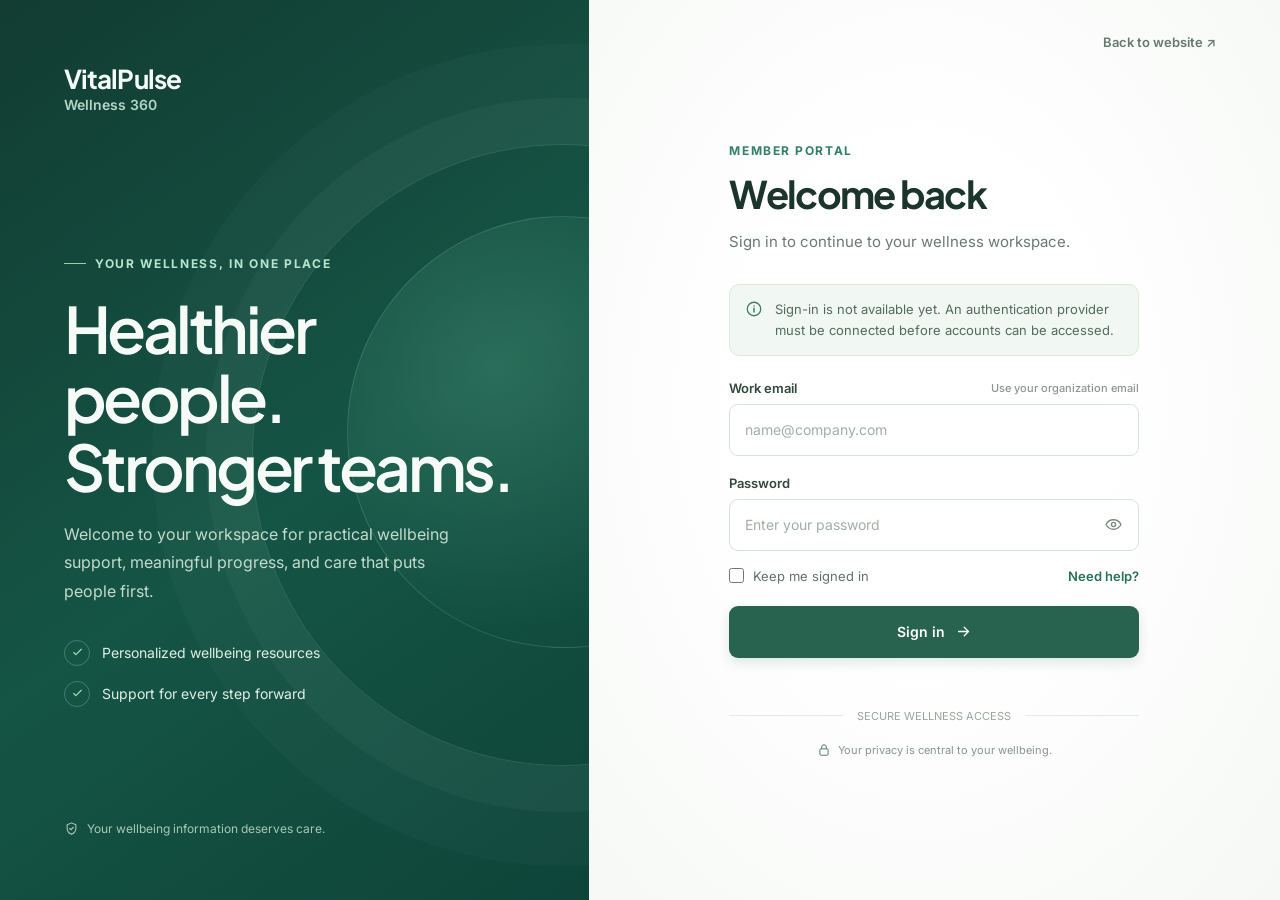
<file: login.html>
<!DOCTYPE html>
<html lang="en">
<head>
  <meta charset="utf-8"/>
  <meta name="viewport" content="width=device-width, initial-scale=1"/>
  <meta name="theme-color" content="#f5f8f5"/>
  <title>Sign in | VitalPulse Wellness</title>
  <link rel="preconnect" href="https://fonts.googleapis.com"/>
  <link rel="preconnect" href="https://fonts.gstatic.com" crossorigin/>
  <link href="https://fonts.googleapis.com/css2?family=Inter:wght@400;500;600;700&amp;family=Plus+Jakarta+Sans:wght@600;700&amp;display=swap" rel="stylesheet"/>
  <link rel="stylesheet" href="assets/site-global.css"/>
  <link rel="icon" type="image/svg+xml" href="assets/vitalpulse-favicon.svg"/>
  <style>
    :root{color-scheme:light}
    *{box-sizing:border-box}
    body.login-page{min-height:100vh;margin:0;background:#f5f8f5;color:#203a32}
    .login-layout{min-height:100vh;display:grid;grid-template-columns:minmax(420px,.92fr) 1.08fr}
    .brand-panel{position:relative;isolation:isolate;display:flex;min-height:100vh;flex-direction:column;justify-content:space-between;overflow:hidden;padding:clamp(32px,5vw,76px);background:linear-gradient(145deg,#123c32 0%,#155545 54%,#0e4439 100%);color:#f5fbf7}
    .brand-panel:before,.brand-panel:after{position:absolute;z-index:-1;content:"";border:1px solid rgba(213,245,229,.14);border-radius:50%;pointer-events:none}
    .brand-panel:before{width:620px;height:620px;right:-285px;top:16%;box-shadow:0 0 0 46px rgba(213,245,229,.035),0 0 0 100px rgba(213,245,229,.025)}
    .brand-panel:after{width:430px;height:430px;right:-190px;top:24%;background:radial-gradient(circle at 35% 35%,rgba(142,224,188,.18),rgba(142,224,188,0) 68%)}
    .brand-logo{display:inline-flex;align-items:center;gap:12px;width:max-content;color:inherit;text-decoration:none}
    .brand-name{display:block;font:700 26px/1.15 "Plus Jakarta Sans",sans-serif;letter-spacing:-.035em}
    .brand-caption{display:block;margin-top:2px;color:#b4d6c6;font:600 14px/1.3 "Inter",sans-serif;letter-spacing:0}
    .brand-copy{position:relative;max-width:520px;margin:70px 0 50px}
    .brand-eyebrow{display:inline-flex;align-items:center;gap:9px;color:#b8e5cf;font-size:12px;font-weight:700;letter-spacing:.14em;text-transform:uppercase}
    .brand-eyebrow:before{width:22px;height:1px;background:#8dd5b0;content:""}
    .brand-copy h1{max-width:500px;margin:23px 0 18px;color:#f7fbf8;font:600 clamp(38px,5vw,64px)/1.08 "Plus Jakarta Sans",sans-serif;letter-spacing:-.055em}
    .brand-copy p{max-width:410px;margin:0;color:#c3dbcd;font-size:16px;line-height:1.8}
    .brand-points{display:grid;gap:15px;margin:34px 0 0;padding:0;list-style:none}
    .brand-points li{display:flex;align-items:center;gap:12px;color:#e1efe6;font-size:14px}
    .point-icon{display:grid;width:26px;height:26px;flex:none;place-items:center;border:1px solid rgba(182,230,202,.28);border-radius:50%;color:#a7e1bd}
    .point-icon svg{width:13px;height:13px}
    .brand-foot{display:flex;align-items:center;gap:8px;color:#a7c8b5;font-size:12px}
    .brand-foot svg{width:15px;height:15px}
    .form-panel{display:flex;min-height:100vh;flex-direction:column;align-items:center;justify-content:center;padding:28px clamp(24px,7vw,110px);background:radial-gradient(ellipse at 48% 45%,#fff 0%,#fff 35%,#f5f8f5 100%)}
    .form-topbar{position:absolute;top:34px;right:clamp(24px,5vw,72px);display:flex;align-items:center;gap:20px}
    .top-link{color:#677a70;font-size:13px;font-weight:600;text-decoration:none;transition:color .18s ease}
    .top-link:hover{color:#1d5141}
    .form-wrap{width:min(100%,410px);padding:26px 0}
    .form-overline{margin:0 0 13px;color:#32806a;font-size:12px;font-weight:700;letter-spacing:.13em;text-transform:uppercase}
    .form-wrap h2{margin:0;color:#1b352d;font:700 clamp(30px,4vw,38px)/1.2 "Plus Jakarta Sans",sans-serif;letter-spacing:-.045em}
    .form-subtitle{margin:12px 0 30px;color:#687a71;font-size:15px;line-height:1.7}
    .setup-note{display:flex;align-items:flex-start;gap:12px;margin:0 0 24px;padding:14px 15px;border:1px solid #dce9df;border-radius:10px;background:#f1f7f2;color:#536b5d;font-size:13px;line-height:1.6}
    .setup-note svg{width:18px;height:18px;flex:none;margin-top:1px;color:#3d8064}
    .login-fields{display:grid;gap:19px}
    .field-label{display:flex;align-items:center;justify-content:space-between;margin-bottom:8px;color:#31483d;font-size:13px;font-weight:600}
    .field-hint{color:#89978f;font-size:11px;font-weight:500}
    .input-wrap{position:relative}
    .field-input{display:block;width:100%;height:52px;padding:0 15px;border:1px solid #d8e2da;border-radius:9px;background:#fff;color:#233d33;font:400 14px "Inter",sans-serif;transition:border-color .18s ease,box-shadow .18s ease}
    .field-input::placeholder{color:#a2aea6}
    .field-input:hover{border-color:#aabdb0}
    .field-input:focus{border-color:#367963;outline:0;box-shadow:0 0 0 3px rgba(54,121,99,.13)}
    .password-input{padding-right:52px}
    .password-toggle{position:absolute;top:50%;right:7px;display:grid;width:38px;height:38px;transform:translateY(-50%);place-items:center;border:0;border-radius:7px;background:transparent;color:#788a7e;cursor:pointer;transition:background .18s ease,color .18s ease}
    .password-toggle:hover{background:#f0f5f1;color:#315d4a}
    .password-toggle:focus-visible,.top-link:focus-visible,.brand-logo:focus-visible{outline:2px solid #33836b;outline-offset:3px;border-radius:4px}
    .password-toggle svg{width:19px;height:19px}
    .form-options{display:flex;align-items:center;justify-content:space-between;gap:12px;margin-top:-2px}
    .remember-option{display:inline-flex;align-items:center;gap:9px;color:#62736a;font-size:13px;cursor:pointer}
    .remember-option input{width:15px;height:15px;margin:0;accent-color:#28634f}
    .help-link{color:#28705a;font-size:13px;font-weight:600;text-decoration:none}
    .help-link:hover{text-decoration:underline;text-underline-offset:3px}
    .login-submit{display:flex;width:100%;height:52px;align-items:center;justify-content:center;gap:10px;margin-top:3px;border:0;border-radius:9px;background:#28634f;color:#fff;font:600 14px "Inter",sans-serif;cursor:pointer;box-shadow:0 5px 12px rgba(28,82,62,.13);transition:background .18s ease,box-shadow .18s ease,transform .18s ease}
    .login-submit:hover{transform:translateY(-1px);background:#1d5141;box-shadow:0 8px 18px rgba(28,82,62,.2)}
    .login-submit:active{transform:translateY(0)}
    .login-submit:focus-visible{outline:3px solid rgba(54,121,99,.3);outline-offset:3px}
    .login-submit svg{width:17px;height:17px}
    .login-status{min-height:20px;margin:11px 0 0;color:#9c573d;font-size:12px;line-height:1.6}
    .form-divider{display:flex;align-items:center;gap:14px;margin:20px 0;color:#99a69e;font-size:11px}
    .form-divider:before,.form-divider:after{height:1px;flex:1;background:#e4ebe5;content:""}
    .security-note{display:flex;align-items:center;justify-content:center;gap:7px;color:#87968d;font-size:11px}
    .security-note svg{width:14px;height:14px;color:#51846c}
    .mobile-brand{display:none}
    @media(max-width:900px){
      .login-layout{grid-template-columns:minmax(320px,.85fr) 1.15fr}
      .brand-panel{padding:36px}
      .form-panel{padding:28px 40px}
      .form-topbar{top:24px;right:32px}
    }
    @media(max-width:680px){
      body.login-page{min-height:100svh}
      .login-layout{min-height:100svh;grid-template-columns:1fr}
      .brand-panel{display:none}
      .form-panel{position:relative;min-height:100svh;justify-content:flex-start;padding:26px 24px 32px;background:#f7f9f7}
      .form-topbar{top:32px;right:24px}
      .mobile-brand{display:inline-flex;align-items:center;gap:9px;margin:0 0 66px;color:#203a32;text-decoration:none}
      .mobile-brand span{display:block;color:#203a32;font:700 24px/1.15 "Plus Jakarta Sans",sans-serif;letter-spacing:-.035em}
      .mobile-brand small{display:block;margin-top:2px;color:#28634f;font:600 14px/1.3 "Inter",sans-serif}
      .form-wrap{margin:auto 0;width:min(100%,410px);padding:0}
      .form-wrap h2{font-size:34px}
      .form-subtitle{margin-bottom:24px}
    }
    @media(max-width:380px){
      .form-panel{padding-right:18px;padding-left:18px}
      .form-topbar{right:18px}
      .form-options{align-items:flex-start}
    }
    @media(prefers-reduced-motion:reduce){
      *,*:before,*:after{scroll-behavior:auto!important;transition-duration:.01ms!important;animation-duration:.01ms!important}
    }
  </style>
</head>
<body class="login-page">
  <main class="login-layout">
    <aside class="brand-panel" aria-label="VitalPulse Wellness">
      <a class="brand-logo" href="index.html">
        <span><span class="brand-name">VitalPulse</span><span class="brand-caption">Wellness 360</span></span>
      </a>
      <div class="brand-copy">
        <span class="brand-eyebrow">Your wellness, in one place</span>
        <h1>Healthier people.<br/>Stronger teams.</h1>
        <p>Welcome to your workspace for practical wellbeing support, meaningful progress, and care that puts people first.</p>
        <ul class="brand-points">
          <li><span class="point-icon"><svg viewBox="0 0 24 24" fill="none" aria-hidden="true"><path d="m5 12 4 4L19 6" stroke="currentColor" stroke-width="2" stroke-linecap="round" stroke-linejoin="round"/></svg></span>Personalized wellbeing resources</li>
          <li><span class="point-icon"><svg viewBox="0 0 24 24" fill="none" aria-hidden="true"><path d="m5 12 4 4L19 6" stroke="currentColor" stroke-width="2" stroke-linecap="round" stroke-linejoin="round"/></svg></span>Support for every step forward</li>
        </ul>
      </div>
      <div class="brand-foot">
        <svg viewBox="0 0 24 24" fill="none" aria-hidden="true"><path d="M12 3 5 6v5c0 4.5 2.8 8.5 7 10 4.2-1.5 7-5.5 7-10V6l-7-3Z" stroke="currentColor" stroke-width="1.7" stroke-linejoin="round"/><path d="m9 12 2 2 4-4" stroke="currentColor" stroke-width="1.7" stroke-linecap="round" stroke-linejoin="round"/></svg>
        Your wellbeing information deserves care.
      </div>
    </aside>
    <section class="form-panel" aria-labelledby="login-title">
      <div class="form-topbar"><a class="top-link" href="index.html">Back to website <span aria-hidden="true">↗</span></a></div>
      <a class="mobile-brand" href="index.html">
        <span>VitalPulse<small>Wellness 360</small></span>
      </a>
      <div class="form-wrap">
        <p class="form-overline">Member portal</p>
        <h2 id="login-title">Welcome back</h2>
        <p class="form-subtitle">Sign in to continue to your wellness workspace.</p>
        <div class="setup-note" role="note">
          <svg viewBox="0 0 24 24" fill="none" aria-hidden="true"><circle cx="12" cy="12" r="9" stroke="currentColor" stroke-width="1.7"/><path d="M12 11v5m0-8h.01" stroke="currentColor" stroke-width="2" stroke-linecap="round"/></svg>
          <span>Sign-in is not available yet. An authentication provider must be connected before accounts can be accessed.</span>
        </div>
        <form class="login-fields" data-auth-form>
          <div>
            <label class="field-label" for="login-email">Work email <span class="field-hint">Use your organization email</span></label>
            <input class="field-input" id="login-email" name="email" type="email" autocomplete="username" placeholder="name@company.com" required/>
          </div>
          <div>
            <label class="field-label" for="login-password">Password</label>
            <div class="input-wrap">
              <input class="field-input password-input" id="login-password" name="password" type="password" autocomplete="current-password" placeholder="Enter your password" required/>
              <button class="password-toggle" type="button" aria-label="Show password" aria-pressed="false">
                <svg viewBox="0 0 24 24" fill="none" aria-hidden="true"><path d="M2.5 12s3.3-6 9.5-6 9.5 6 9.5 6-3.3 6-9.5 6-9.5-6-9.5-6Z" stroke="currentColor" stroke-width="1.7" stroke-linejoin="round"/><circle cx="12" cy="12" r="2.6" stroke="currentColor" stroke-width="1.7"/></svg>
              </button>
            </div>
          </div>
          <div class="form-options">
            <label class="remember-option"><input type="checkbox" name="remember"/> Keep me signed in</label>
            <a class="help-link" href="contact.html">Need help?</a>
          </div>
          <button class="login-submit" type="submit">Sign in
            <svg viewBox="0 0 24 24" fill="none" aria-hidden="true"><path d="M5 12h14m-6-6 6 6-6 6" stroke="currentColor" stroke-width="1.8" stroke-linecap="round" stroke-linejoin="round"/></svg>
          </button>
        </form>
        <p class="login-status" id="login-status" role="status" aria-live="polite"></p>
        <div class="form-divider">SECURE WELLNESS ACCESS</div>
        <div class="security-note">
          <svg viewBox="0 0 24 24" fill="none" aria-hidden="true"><rect x="5" y="10" width="14" height="11" rx="2" stroke="currentColor" stroke-width="1.7"/><path d="M8 10V7a4 4 0 1 1 8 0v3" stroke="currentColor" stroke-width="1.7" stroke-linecap="round"/></svg>
          Your privacy is central to your wellbeing.
        </div>
      </div>
    </section>
  </main>
  <script>
    const loginForm=document.querySelector("[data-auth-form]");
    const passwordField=document.getElementById("login-password");
    const passwordToggle=document.querySelector(".password-toggle");
    passwordToggle.addEventListener("click",()=>{
      const show=passwordField.type==="password";
      passwordField.type=show?"text":"password";
      passwordToggle.setAttribute("aria-label",show?"Hide password":"Show password");
      passwordToggle.setAttribute("aria-pressed",String(show));
    });
    loginForm.addEventListener("submit",event=>{
      event.preventDefault();
      document.getElementById("login-status").textContent="Sign-in is not configured. Your details were not sent or stored.";
    });
  </script>
</body>
</html>
</file>
<file: assets/site-global.css>
/* VitalPulse global UI layer */
html{scroll-behavior:smooth}
::-webkit-scrollbar{display:none}
body{transition:background-color .25s ease,color .25s ease}
.vp-nav-controls{display:flex;align-items:center;gap:8px;flex-shrink:0}
.vp-nav-control{display:inline-flex;align-items:center;justify-content:center;width:40px;height:40px;padding:0;border:1px solid rgba(100,116,139,.28);border-radius:8px;background:#eff4ff;color:#0b1c30;cursor:pointer;transition:background-color .18s ease,color .18s ease,border-color .18s ease}
.vp-menu-toggle{display:none}
.vp-nav-control:hover{background:#dce9ff}
.vp-nav-control:focus-visible{outline:2px solid #00685f;outline-offset:2px}
.vp-nav-control .material-symbols-outlined{font-size:21px}
.vp-main-nav a[aria-current="page"],.vp-main-nav .vp-nav-current-parent>button{background:#e8f5f1!important;color:#00685f!important;font-weight:600}
.vp-social-footer{display:flex;justify-content:flex-start;align-items:center}
.vp-social-footer-stack{flex-direction:column;align-items:flex-start;gap:16px}
.vp-social-footer-host{display:flex!important;flex-direction:column;align-items:stretch;gap:12px}
.vp-social-footer-host>.vp-social-footer-stack{grid-column:1/-1}
.vp-footer-brand{display:inline-flex;align-items:center;width:max-content;color:inherit;text-decoration:none}
.vp-footer-brand:focus-visible{outline:2px solid #00685f;outline-offset:4px;border-radius:4px}
.vp-footer-brand-lockup{display:inline-flex;align-items:center;gap:10px}
.vp-footer-brand-image{display:block;width:38px;height:38px;flex:none;object-fit:contain}
.vp-footer-brand-copy{display:inline-grid;gap:2px}
.vp-footer-brand-name{color:inherit;font:700 20px/1.15 "Plus Jakarta Sans",sans-serif;letter-spacing:-.035em}
.vp-footer-brand-tagline{color:var(--vp-primary);font:600 13px/1.3 "Inter",sans-serif}
.vp-compliance-badge{display:inline-flex;align-items:center;gap:6px;width:max-content;padding:4px 10px;border-radius:4px;background:#f8fbf9;color:#29453e;font-size:12px;font-weight:600}
.vp-compliance-badge .material-symbols-outlined{font-size:16px}
.clinics-workflow-callout{min-height:40px;align-items:flex-start}
.vp-social-links{display:flex;align-items:center;gap:10px}
.vp-social-link{display:inline-flex;align-items:center;justify-content:center;width:36px;height:36px;border:1px solid rgba(0,104,95,.2);border-radius:50%;background:#e8f5f1;color:#00685f;transition:background-color .18s ease,color .18s ease,border-color .18s ease}
.vp-social-link:hover{background:#d2ebe4;border-color:#00685f}
.vp-social-link:focus-visible{outline:2px solid #00685f;outline-offset:3px}
.vp-social-link svg{width:17px;height:17px;display:block}
.vp-social-footer-standalone{background:#eff4ff;border-top:1px solid rgba(100,116,139,.2);padding:16px 24px}
#vp-toast{position:fixed;left:50%;bottom:18px;transform:translate(-50%,12px);opacity:0;pointer-events:none;z-index:100000;padding:11px 16px;border-radius:10px;background:#143a2b;color:#fff;font:600 13px/1.3 system-ui,sans-serif;transition:.2s}
#vp-toast.show{opacity:1;transform:translate(-50%,0)}
html[data-theme="dark"] body{background:#071611!important;color:#e4f1eb!important}
html[data-theme="dark"] .vp-brand-logo{filter:brightness(0) invert(1)}
html[data-theme="dark"] header,html[data-theme="dark"] footer,html[data-theme="dark"] nav,
html[data-theme="dark"] .bg-white,html[data-theme="dark"] [class*="bg-white"],
html[data-theme="dark"] [class*="bg-gray-50"],html[data-theme="dark"] [class*="bg-slate-50"],
html[data-theme="dark"] [class*="bg-background"],html[data-theme="dark"] [class*="bg-surface"]{background-color:#0b2018!important}
html[data-theme="dark"] main section{border-bottom:1px solid #1d392d!important}
html[data-theme="dark"] main [class*="bg-surface"][class*="rounded-xl"],
html[data-theme="dark"] main [class*="bg-surface"][class*="rounded-2xl"],
html[data-theme="dark"] main [class*="bg-white"][class*="rounded-xl"],
html[data-theme="dark"] main [class*="bg-white"][class*="rounded-2xl"],
html[data-theme="dark"] main [class*="bg-gray-50"][class*="rounded-xl"],
html[data-theme="dark"] main [class*="bg-gray-50"][class*="rounded-2xl"],
html[data-theme="dark"] main [class*="bg-slate-50"][class*="rounded-xl"],
html[data-theme="dark"] main [class*="bg-slate-50"][class*="rounded-2xl"]{border:1px solid #29473a!important}
html[data-theme="dark"] [class*="text-gray-900"],html[data-theme="dark"] [class*="text-gray-800"],
html[data-theme="dark"] [class*="text-gray-700"],html[data-theme="dark"] [class*="text-slate-900"],
html[data-theme="dark"] [class*="text-slate-800"],html[data-theme="dark"] [class*="text-slate-700"]{color:#e4f1eb!important}
html[data-theme="dark"] [class*="text-gray-600"],html[data-theme="dark"] [class*="text-gray-500"],
html[data-theme="dark"] [class*="text-slate-600"],html[data-theme="dark"] [class*="text-slate-500"]{color:#abc1b7!important}
html[data-theme="dark"] [class~="text-on-surface"]{color:#e4f1eb!important}
html[data-theme="dark"] [class~="text-on-surface-variant"]{color:#b8ccc2!important}
html[data-theme="dark"] [class~="text-primary"],html[data-theme="dark"] [class~="text-secondary"]{color:#82e3d5!important}
html[data-theme="dark"] [class~="text-tertiary"]{color:#83e6b2!important}
html[data-theme="dark"] [class~="text-error"]{color:#ff8e86!important}
html[data-theme="dark"] input,html[data-theme="dark"] textarea,html[data-theme="dark"] select{background:#102b20!important;color:#e4f1eb!important;border-color:#315847!important}
html[data-theme="dark"] .vp-nav-control{background:#17382b;color:#e4f1eb;border-color:#315847}
html[data-theme="dark"] .vp-nav-control:hover{background:#254b39}
html[data-theme="dark"] .vp-main-nav a[aria-current="page"],html[data-theme="dark"] .vp-main-nav .vp-nav-current-parent>button{background:#17382b!important;color:#82e3d5!important}
html[data-theme="dark"] .vp-social-link{background:#17382b;color:#82e3d5;border-color:#315847}
html[data-theme="dark"] .vp-social-link:hover{background:#254b39;border-color:#82e3d5}
html[data-theme="dark"] .vp-social-footer-standalone{background:#0b2018;border-color:#315847}
html[data-theme="dark"] .vp-compliance-badge{background:#17382b;color:#e4f1eb}
html[dir="rtl"] body{direction:rtl}
html[dir="rtl"] .text-left{text-align:right!important}
html[dir="rtl"] .text-right{text-align:left!important}
html[dir="rtl"] input,html[dir="rtl"] textarea{text-align:right}
@media(max-width:640px){
 .vp-dashboard-header{padding-left:8px;padding-right:8px}
 .vp-dashboard-header .vp-nav-controls{gap:4px}
 .vp-dashboard-header .vp-nav-control{width:36px;height:36px}
 .vp-nav-controls{gap:4px}
 .vp-nav-control{width:36px;height:36px}
 .vp-social-footer-standalone{padding-left:16px;padding-right:16px}
}
@media(min-width:640px){
 .vp-social-footer-host:not(.vp-social-footer-standalone){display:grid!important;grid-template-columns:minmax(0,1fr) auto;align-items:center}
}
@media(max-width:1279px){
 .vp-menu-toggle{display:inline-flex}
 header nav.vp-main-nav{display:none!important;position:absolute;top:100%;left:12px;right:12px;z-index:1000;max-height:calc(100vh - 96px);overflow-y:auto;flex-direction:column!important;align-items:stretch!important;gap:4px!important;padding:8px!important;border:1px solid #cddbd4;border-radius:8px;background:#fff!important;box-shadow:0 12px 28px rgba(8,30,22,.18)}
 header nav.vp-main-nav.vp-mobile-open{display:flex!important}
 .vp-main-nav>a,.vp-main-nav>.relative.group>button{display:flex;align-items:center;justify-content:space-between;width:100%;min-height:44px;padding:10px 12px;text-align:start;border-radius:6px}
 .vp-main-nav>.relative.group{padding:0}
 .vp-main-nav>.relative.group>div.absolute{display:none!important;position:static!important;padding:0 0 4px!important}
 .vp-main-nav>.relative.group.vp-submenu-open>div.absolute{display:block!important}
 .vp-main-nav>.relative.group>div.absolute>div{width:100%!important;padding:4px!important;box-shadow:none!important}
 .vp-main-nav>.relative.group>div.absolute a{display:flex;align-items:center;min-height:40px;padding:9px 12px}
 html[data-theme="dark"] header nav.vp-main-nav.vp-mobile-open{background:#0b2018!important;border-color:#315847}
}

:root{
 --vp-canvas:#f5f8f5;
 --vp-paper:#fff;
 --vp-wash:#edf3ee;
 --vp-wash-strong:#e2ece5;
 --vp-ink:#203a32;
 --vp-muted:#5f716a;
 --vp-primary:#28634f;
 --vp-primary-deep:#1d5141;
 --vp-cool:#e8eef1;
 --vp-warm:#955640;
 --vp-line:#d8e3dc;
}
body,button,input,select,textarea{font-family:"Inter",sans-serif}
body.bg-surface{background-color:var(--vp-canvas)!important;color:var(--vp-ink)!important;font-family:"Inter",sans-serif!important}
body.bg-surface main{line-height:1.6}
body.bg-surface :is(h1,h2,h3,h4){font-family:"Plus Jakarta Sans",sans-serif!important;letter-spacing:0!important;color:var(--vp-ink)}
body.bg-surface h1{line-height:1.12!important}
body.bg-surface h2{line-height:1.2!important}
body.bg-surface main p{line-height:1.65}
.bg-surface{background-color:var(--vp-canvas)!important}
.bg-surface-container-lowest{background-color:var(--vp-paper)!important}
.bg-surface-container-low{background-color:var(--vp-wash)!important}
.bg-surface-container{background-color:#e8f0ea!important}
.bg-surface-container-high{background-color:#dfe9e2!important}
.bg-surface-container-highest{background-color:#d5e2d9!important}
.bg-secondary-container{background-color:var(--vp-cool)!important}
.bg-primary{background-color:var(--vp-primary)!important}
.bg-primary:hover{background-color:var(--vp-primary-deep)!important}

/* Polished universal CTA hover & active interactions */
body.bg-surface :is(a,button).bg-primary,
body.bg-surface :is(a,button)[class*="bg-primary"]{
 cursor:pointer;
 transition:background-color .2s ease,box-shadow .2s ease,transform .2s ease,border-color .2s ease;
}
body.bg-surface :is(a,button).bg-primary:hover,
body.bg-surface :is(a,button)[class*="bg-primary"]:hover{
 background-color:var(--vp-primary-deep)!important;
 color:#ffffff!important;
 transform:translateY(-2px);
 box-shadow:0 8px 18px rgba(32,58,50,.2)!important;
}
body.bg-surface :is(a,button).bg-primary:active,
body.bg-surface :is(a,button)[class*="bg-primary"]:active{
 transform:translateY(0);
 box-shadow:0 2px 6px rgba(32,58,50,.14)!important;
}

/* Secondary & surface CTA hover effects */
body.bg-surface :is(a,button).bg-surface-container-lowest,
body.bg-surface :is(a,button)[class*="bg-surface-container-lowest"],
body.bg-surface :is(a,button)[class*="hover:bg-surface-container"]{
 cursor:pointer;
 transition:background-color .2s ease,box-shadow .2s ease,transform .2s ease,border-color .2s ease,color .2s ease;
}
body.bg-surface :is(a,button).bg-surface-container-lowest:hover,
body.bg-surface :is(a,button)[class*="bg-surface-container-lowest"]:hover,
body.bg-surface :is(a,button)[class*="hover:bg-surface-container"]:hover{
 background-color:var(--vp-wash-strong)!important;
 color:var(--vp-ink)!important;
 border-color:var(--vp-primary)!important;
 transform:translateY(-2px);
 box-shadow:0 6px 16px rgba(32,58,50,.12)!important;
}
body.bg-surface :is(a,button).bg-surface-container-lowest:active,
body.bg-surface :is(a,button)[class*="bg-surface-container-lowest"]:active{
 transform:translateY(0);
 box-shadow:0 2px 6px rgba(32,58,50,.08)!important;
}

body.bg-surface :is(a,button):focus-visible{
 outline:2px solid var(--vp-primary);
 outline-offset:3px;
}
.bg-primary-fixed,.bg-primary-fixed-dim{background-color:#dceee2!important}
.bg-tertiary-fixed{background-color:#f4e9df!important}

/* Home hero high contrast in light mode */
html:not([data-theme="dark"]) body.bg-surface .vp-home-hero,
body.bg-surface .vp-home-hero{
 background:linear-gradient(180deg,#edf4ef 0%,#f7faf8 58%,#ffffff 100%)!important;
 background-image:linear-gradient(180deg,#edf4ef 0%,#f7faf8 58%,#ffffff 100%)!important;
}
html:not([data-theme="dark"]) body.bg-surface .vp-home-hero h1,
body.bg-surface .vp-home-hero h1{
 color:#122821!important;
 text-shadow:none!important;
 font-weight:700!important;
}
html:not([data-theme="dark"]) body.bg-surface .vp-home-hero p,
body.bg-surface .vp-home-hero p{
 color:#384e44!important;
}
html:not([data-theme="dark"]) body.bg-surface .vp-home-hero .inline-flex.rounded-full.bg-surface-container-lowest{
 background-color:#ffffff!important;
 border:1px solid #d8e3dc;
 box-shadow:0 1px 3px rgba(32,58,50,.06);
}
html:not([data-theme="dark"]) body.bg-surface .vp-home-hero .inline-flex.rounded-full.bg-surface-container-lowest span:last-child{
 color:#144b3c!important;
 font-weight:600;
}
html:not([data-theme="dark"]) body.bg-surface .vp-home-hero a.bg-surface-container-lowest{
 background-color:#ffffff!important;
 color:#122821!important;
 border:1px solid #d8e3dc;
}

/* Clinics 2nd section alignment */
.clinics-workflow-grid{
 display:grid;
 align-items:stretch;
}
.clinics-workflow-card{
 display:flex!important;
 flex-direction:column!important;
 height:100%!important;
}
.clinics-workflow-card p{
 flex:1 1 auto!important;
 margin-bottom:14px!important;
}
.clinics-workflow-callout{
 margin-top:auto!important;
 padding-top:12px!important;
 min-height:42px!important;
 border-top:1px solid var(--vp-line)!important;
 display:flex!important;
 align-items:center!important;
 gap:8px!important;
}

.text-on-surface,.text-on-background{color:var(--vp-ink)!important}
.text-on-surface-variant{color:var(--vp-muted)!important}
.text-primary{color:var(--vp-primary)!important}
.text-on-primary{color:#fff!important}
.text-on-secondary-fixed{color:#29453c!important}
.text-secondary{color:#60778a!important}
.text-tertiary{color:var(--vp-warm)!important}
.border-primary{border-color:var(--vp-primary)!important}
.border-outline-variant{border-color:var(--vp-line)!important}
body.bg-surface>header{border-bottom:1px solid var(--vp-line);background:rgba(255,255,255,.96)!important;box-shadow:0 4px 18px rgba(32,58,50,.045)!important}
html[data-theme="dark"] body.bg-surface>header{background:rgba(11,32,24,.96)!important;border-bottom-color:#29473a!important}
body.bg-surface main :is(.shadow-sm,.shadow-md,.shadow-lg){box-shadow:0 8px 24px rgba(32,58,50,.055)!important}
body.bg-surface main [class~="rounded-xl"],body.bg-surface main [class~="rounded-2xl"]{border-radius:8px!important}
body.bg-surface main [class~="bg-surface-container-lowest"][class~="rounded-xl"],
body.bg-surface main [class~="bg-surface-container-lowest"][class~="rounded-2xl"]{border:1px solid var(--vp-line)}
body.bg-surface main figure,body.bg-surface main img:not([class*="rounded-full"]){border-radius:8px}
body.bg-surface main img{object-fit:cover}
body.bg-surface :is(a,button,input,select,textarea):focus-visible{outline:2px solid #28634f;outline-offset:3px}
body:has(> aside.fixed.left-0){background:var(--vp-canvas)}
body:has(> aside.fixed.left-0) aside.fixed.left-0{background:var(--vp-wash)!important;border-right:1px solid var(--vp-line)}
body:has(> aside.fixed.left-0) aside .vp-dashboard-brand-link{display:block;color:inherit;text-decoration:none;border-radius:8px}
body:has(> aside.fixed.left-0) aside .vp-dashboard-brand-link:focus-visible{outline:2px solid var(--vp-primary);outline-offset:3px}
body:has(> aside.fixed.left-0) aside .vp-dashboard-menu-toggle{display:none}
body:has(> aside.fixed.left-0) aside nav a[aria-current="page"]{background:#dcebe1!important;color:var(--vp-primary-deep)!important}
body:has(> aside.fixed.left-0) header.vp-dashboard-header{height:64px!important;padding:0 28px!important;background:rgba(255,255,255,.98)!important;border-bottom:1px solid var(--vp-line);box-shadow:0 6px 18px rgba(32,58,50,.045)}
body:has(> aside.fixed.left-0) header.vp-dashboard-header>div:first-child .inline-flex{padding:7px 12px!important;border:1px solid var(--vp-line);border-radius:8px!important;background:var(--vp-wash)!important;color:var(--vp-primary-deep)!important;font-weight:600}
body:has(> aside.fixed.left-0) header.vp-dashboard-header>div:nth-child(2){display:flex;align-items:center;justify-content:flex-end;gap:12px;min-width:0}
body:has(> aside.fixed.left-0) header.vp-dashboard-header>div:nth-child(2)>.pl-2{display:flex;align-items:center;gap:10px;padding-left:0!important}
body:has(> aside.fixed.left-0) .vp-dashboard-logout{display:inline-flex;align-items:center;justify-content:center;gap:6px;min-height:38px;padding:0 11px;border:1px solid var(--vp-line);border-radius:8px;color:var(--vp-primary-deep);font-size:13px;font-weight:600;text-decoration:none;white-space:nowrap;transition:background-color .18s ease,border-color .18s ease,color .18s ease}
body:has(> aside.fixed.left-0) .vp-dashboard-logout:hover{background:var(--vp-wash);border-color:var(--vp-primary);color:var(--vp-primary)}
body:has(> aside.fixed.left-0) .vp-dashboard-logout .material-symbols-outlined{font-size:18px}
body:has(> aside.fixed.left-0) .vp-dashboard-welcome{display:flex;align-items:center;gap:14px;margin:0 0 24px;padding:18px 20px;border:1px solid var(--vp-line);border-radius:10px;background:linear-gradient(110deg,#edf6f0,#f7faf7)}
body:has(> aside.fixed.left-0) .vp-dashboard-welcome-icon{display:grid;width:42px;height:42px;flex:0 0 42px;place-items:center;border-radius:50%;background:#dcebe1;color:var(--vp-primary-deep)}
body:has(> aside.fixed.left-0) .vp-dashboard-welcome-icon .material-symbols-outlined{font-size:22px}
body:has(> aside.fixed.left-0) .vp-dashboard-welcome-title{margin:0;color:var(--vp-ink);font-size:18px;font-weight:700;line-height:1.35}
body:has(> aside.fixed.left-0) .vp-dashboard-welcome-message{margin:3px 0 0;color:var(--vp-muted);font-size:13px;line-height:1.5}
body:has(> aside.fixed.left-0) > div.pl-64 main{padding:88px 32px 48px!important}
body:has(> aside.fixed.left-0) main [class~="bg-surface-container-lowest"]{background-color:var(--vp-paper)!important;border:1px solid var(--vp-line)}
body:has(> aside.fixed.left-0) main [class~="bg-surface-container-low"]{background-color:var(--vp-wash)!important}
body:has(> aside.fixed.left-0) main [class~="rounded-xl"],body:has(> aside.fixed.left-0) main [class~="rounded-2xl"]{border-radius:8px!important}
@media(max-width:1040px){
 body:has(> aside.fixed.left-0) aside.fixed.left-0{position:sticky!important;inset:0 0 auto;width:100%!important;height:auto!important;display:grid!important;grid-template-columns:minmax(0,1fr) auto;gap:8px;padding:10px 12px!important;z-index:60}
 body:has(> aside.fixed.left-0) aside.fixed.left-0>.vp-dashboard-brand-link{margin:0!important;padding:0 4px!important}
 body:has(> aside.fixed.left-0) aside.fixed.left-0>.vp-dashboard-brand-link>div{margin:0!important}
 body:has(> aside.fixed.left-0) aside.fixed.left-0>div:nth-child(2),body:has(> aside.fixed.left-0) aside.fixed.left-0>div:last-child{display:none!important}
 body:has(> aside.fixed.left-0) aside.fixed.left-0>.vp-dashboard-menu-toggle{display:inline-flex;align-items:center;justify-content:center;width:40px;height:40px;padding:0;border:1px solid var(--vp-line);border-radius:8px;background:var(--vp-paper);color:var(--vp-primary-deep);cursor:pointer}
 body:has(> aside.fixed.left-0) aside.fixed.left-0>.vp-dashboard-menu-toggle .material-symbols-outlined{font-size:22px}
 body:has(> aside.fixed.left-0) aside.fixed.left-0 nav{display:none!important;grid-column:1/-1;min-width:0;max-width:100%;flex-direction:column!important;gap:4px!important;overflow:visible;padding:4px 0 0!important}
 body:has(> aside.fixed.left-0) aside.fixed.left-0.vp-dashboard-menu-open nav{display:flex!important}
 body:has(> aside.fixed.left-0) aside.fixed.left-0 nav a{flex:0 0 auto;white-space:nowrap;padding:10px 12px!important}
 body:has(> aside.fixed.left-0) aside.fixed.left-0 nav a .material-symbols-outlined{margin-right:8px!important}
 body:has(> aside.fixed.left-0) > div.pl-64{padding-left:0!important}
 body:has(> aside.fixed.left-0) header.vp-dashboard-header{position:sticky!important;top:103px!important;left:auto!important;right:auto!important;width:100%!important;height:56px!important;padding:8px 12px!important;z-index:55}
 body:has(> aside.fixed.left-0) header.vp-dashboard-header>div:nth-child(2){gap:8px}
 body:has(> aside.fixed.left-0) .vp-dashboard-logout{width:36px;min-height:36px;padding:0}
 body:has(> aside.fixed.left-0) .vp-dashboard-logout>span:last-child{position:absolute;width:1px;height:1px;overflow:hidden;clip-path:inset(50%);white-space:nowrap}
 body:has(> aside.fixed.left-0) > div.pl-64 main{width:100%!important;margin-top:64px!important;padding:16px 14px 36px!important}
 body:has(> aside.fixed.left-0) .vp-dashboard-welcome{gap:11px;margin-bottom:18px;padding:14px}
 body:has(> aside.fixed.left-0) .vp-dashboard-welcome-title{font-size:16px}
 body:has(> aside.fixed.left-0) .vp-dashboard-welcome-message{font-size:12px}
}
@media(max-width:640px){
 body.bg-surface :is(h1){font-size:2.125rem!important}
 body.bg-surface :is(h2){font-size:1.625rem!important}
 body.bg-surface :is(h3){font-size:1.125rem!important}
}
@media(max-width:480px){
 body:has(> aside.fixed.left-0) > div.pl-64 main{padding-left:12px!important;padding-right:12px!important}
 body:has(> aside.fixed.left-0) main .grid>*,
 body:has(> aside.fixed.left-0) main .flex>*{min-width:0}
 body:has(> aside.fixed.left-0) main [class~="p-space-xl"]{padding:16px!important}
 body:has(> aside.fixed.left-0) main [class~="p-space-lg"]{padding:16px!important}
 body:has(> aside.fixed.left-0) .vp-admin-overview-header{gap:14px;padding:16px!important}
 body:has(> aside.fixed.left-0) .vp-admin-telemetry{align-items:flex-start}
 body:has(> aside.fixed.left-0) .vp-admin-telemetry>span:last-child{flex-basis:100%}
 body:has(> aside.fixed.left-0) .vp-admin-title-row{align-items:flex-start;flex-direction:column;gap:6px}
 body:has(> aside.fixed.left-0) .vp-admin-title-row h2{max-width:100%;line-height:1.2}
 body:has(> aside.fixed.left-0) .vp-admin-cohort-filters{width:100%;flex-wrap:wrap}
 body:has(> aside.fixed.left-0) .vp-admin-cohort-filters>button{flex:1 1 auto;padding-left:8px;padding-right:8px}
 body:has(> aside.fixed.left-0) main .grid.grid-cols-6{grid-template-columns:repeat(3,minmax(0,1fr));row-gap:8px}
 .case-card>div:first-child>div:first-child{align-items:flex-start;flex-direction:column;gap:8px}
 .case-card .grid.grid-cols-3{grid-template-columns:repeat(2,minmax(0,1fr))}
 .case-card .grid.grid-cols-3>div{min-width:0}
 .case-card .grid.grid-cols-3>div:last-child{grid-column:1/-1;flex-direction:row;align-items:center;justify-content:space-between;gap:8px}
 .case-card>div:last-child{align-items:flex-start!important;flex-direction:column!important;gap:10px!important}
 .case-card>div:last-child>div{min-width:0}
 .case-card>div:last-child>a{align-self:flex-start!important;white-space:nowrap!important;margin-top:2px}
}

@media(max-width:840px){
 .case-card>div:last-child{display:flex!important;flex-direction:column!important;align-items:flex-start!important;gap:12px!important}
 .case-card>div:last-child>div{width:100%!important}
 .case-card>div:last-child>a{white-space:nowrap!important;align-self:flex-start!important;margin-top:2px!important}
}
@media(max-width:768px){
 header>div.h-20{padding-left:12px!important;padding-right:12px!important;gap:8px!important}
 .vp-nav-controls{gap:6px!important}
 .vp-nav-control{width:36px!important;height:36px!important}
}
@media(max-width:380px){
 header>div.h-20{padding-left:8px!important;padding-right:8px!important;gap:4px!important}
 .vp-nav-controls{gap:4px!important}
 .vp-nav-control{width:32px!important;height:32px!important}
 .vp-nav-control .material-symbols-outlined{font-size:18px!important}
}

html[data-theme="dark"]{
 --vp-canvas:#0c1713;
 --vp-paper:#14241c;
 --vp-wash:#10231b;
 --vp-wash-strong:#193328;
 --vp-ink:#e4f1eb;
 --vp-muted:#b8ccc2;
 --vp-primary:#82e3d5;
 --vp-primary-deep:#a1eee1;
 --vp-cool:#203b34;
 --vp-warm:#e3a78f;
 --vp-line:#315344;
}
html[data-theme="dark"] .vp-brand-logo{filter:none!important;background:transparent!important;border-radius:0;padding:0}
html[data-theme="dark"] body.bg-surface{background-color:var(--vp-canvas)!important;color:var(--vp-ink)!important}
html[data-theme="dark"] body.bg-surface :is(h1,h2,h3,h4){color:var(--vp-ink)!important}
html[data-theme="dark"] body.bg-surface :is(p,li,dd,dt,summary,label){color:var(--vp-muted)}
html[data-theme="dark"] body.bg-surface .text-on-surface,
html[data-theme="dark"] body.bg-surface .text-on-background{color:var(--vp-ink)!important}
html[data-theme="dark"] body.bg-surface .text-on-surface-variant,
html[data-theme="dark"] body.bg-surface .text-outline{color:var(--vp-muted)!important}
html[data-theme="dark"] body.bg-surface .text-primary{color:var(--vp-primary)!important}
html[data-theme="dark"] body.bg-surface .text-secondary{color:#b4cadb!important}
html[data-theme="dark"] body.bg-surface .text-tertiary{color:var(--vp-warm)!important}
html[data-theme="dark"] body.bg-surface .text-on-primary-fixed,
html[data-theme="dark"] body.bg-surface .text-on-secondary-fixed,
html[data-theme="dark"] body.bg-surface .text-on-secondary-fixed-variant{color:#e1eee7!important}
html[data-theme="dark"] body.bg-surface .text-on-secondary-container{color:#c8e9df!important}
html[data-theme="dark"] body.bg-surface .text-on-tertiary-fixed{color:#f5ddd2!important}
html[data-theme="dark"] body.bg-surface .text-primary-container{color:#89f5e7!important}
html[data-theme="dark"] body.bg-surface .bg-surface{background-color:var(--vp-canvas)!important}
html[data-theme="dark"] body.bg-surface .bg-surface-container-lowest{background-color:var(--vp-paper)!important}
html[data-theme="dark"] body.bg-surface .bg-surface-container-low{background-color:var(--vp-wash)!important}
html[data-theme="dark"] body.bg-surface .vp-home-hero,
html[data-theme="dark"] body.bg-surface .bg-gradient-to-b.from-surface-container-low{
 background:linear-gradient(180deg,#10231b 0%,#0c1713 58%,#0c1713 100%)!important;
 background-image:linear-gradient(180deg,#10231b 0%,#0c1713 58%,#0c1713 100%)!important;
}
html[data-theme="dark"] body.bg-surface .vp-home-hero h1{color:#e4f1eb!important}
html[data-theme="dark"] body.bg-surface .vp-home-hero p{color:#b8ccc2!important}
html[data-theme="dark"] body.bg-surface .bg-gradient-to-b.from-surface-container-lowest{background-image:linear-gradient(to bottom,var(--vp-paper),var(--vp-wash))!important}
html[data-theme="dark"] body.bg-surface .bg-surface-container{background-color:#183126!important}
html[data-theme="dark"] body.bg-surface .bg-surface-container-high{background-color:#203c2e!important}
html[data-theme="dark"] body.bg-surface .bg-surface-container-highest{background-color:#294a39!important}
html[data-theme="dark"] body.bg-surface .bg-secondary-container{background-color:var(--vp-cool)!important}
html[data-theme="dark"] body.bg-surface .bg-primary{background-color:#28634f!important}
html[data-theme="dark"] body.bg-surface :is(a,button).bg-primary:hover,
html[data-theme="dark"] body.bg-surface :is(a,button)[class*="bg-primary"]:hover{background-color:#39745e!important;color:#ffffff!important}
html[data-theme="dark"] body.bg-surface :is(a,button).bg-surface-container-lowest:hover,
html[data-theme="dark"] body.bg-surface :is(a,button)[class*="bg-surface-container"]:hover{background-color:#1b362a!important;color:#e4f1eb!important;border-color:#82e3d5!important}
html[data-theme="dark"] body.bg-surface .bg-primary-fixed,
html[data-theme="dark"] body.bg-surface .bg-primary-fixed-dim{background-color:#1b3b30!important}
html[data-theme="dark"] body.bg-surface .bg-tertiary-fixed{background-color:#382a25!important}
html[data-theme="dark"] body.bg-surface :is(.border-outline-variant,.border-slate-300,.divide-slate-300){border-color:var(--vp-line)!important}
html[data-theme="dark"] body.bg-surface main [class~="bg-surface-container-lowest"][class~="rounded-xl"],
html[data-theme="dark"] body.bg-surface main [class~="bg-surface-container-lowest"][class~="rounded-2xl"]{border-color:var(--vp-line)!important}
html[data-theme="dark"] body.bg-surface input,
html[data-theme="dark"] body.bg-surface textarea,
html[data-theme="dark"] body.bg-surface select{background-color:#10231b!important;color:var(--vp-ink)!important;border-color:var(--vp-line)!important}
html[data-theme="dark"] body.bg-surface input::placeholder,
html[data-theme="dark"] body.bg-surface textarea::placeholder{color:#9bb2a7!important}
html[data-theme="dark"] body.bg-surface :is(a,button):not(.bg-primary){color:inherit}
html[data-theme="dark"] body:has(> aside.fixed.left-0) aside.fixed.left-0{background:var(--vp-wash)!important;border-color:var(--vp-line)!important}
html[data-theme="dark"] body:has(> aside.fixed.left-0) aside nav a[aria-current="page"]{background:#203b34!important;color:#b4eee2!important}
html[data-theme="dark"] body:has(> aside.fixed.left-0) header.vp-dashboard-header{background:#14241c!important;border-color:var(--vp-line)!important;color:var(--vp-ink)!important}
html[data-theme="dark"] body:has(> aside.fixed.left-0) header.vp-dashboard-header>div:first-child .inline-flex{background:#203b34!important;border-color:var(--vp-line)!important;color:#b4eee2!important}
html[data-theme="dark"] body:has(> aside.fixed.left-0) .vp-dashboard-logout{color:#b4eee2;border-color:var(--vp-line)}
html[data-theme="dark"] body:has(> aside.fixed.left-0) .vp-dashboard-logout:hover{background:#203b34;border-color:#7ac8ac;color:#d8f4e5}
html[data-theme="dark"] body:has(> aside.fixed.left-0) .vp-dashboard-welcome{background:linear-gradient(110deg,#172b22,#14241c);border-color:var(--vp-line)}
html[data-theme="dark"] body:has(> aside.fixed.left-0) .vp-dashboard-welcome-icon{background:#203b34;color:#b4eee2}
html[data-theme="dark"] body:has(> aside.fixed.left-0) aside.fixed.left-0>.vp-dashboard-menu-toggle{background:var(--vp-paper);color:#b4eee2}
html[data-theme="dark"] body:has(> aside.fixed.left-0) main [class~="bg-surface-container-lowest"]{background-color:var(--vp-paper)!important;border-color:var(--vp-line)!important}
html[data-theme="dark"] body:has(> aside.fixed.left-0) main [class~="bg-surface-container-low"]{background-color:var(--vp-wash)!important}
</file>
